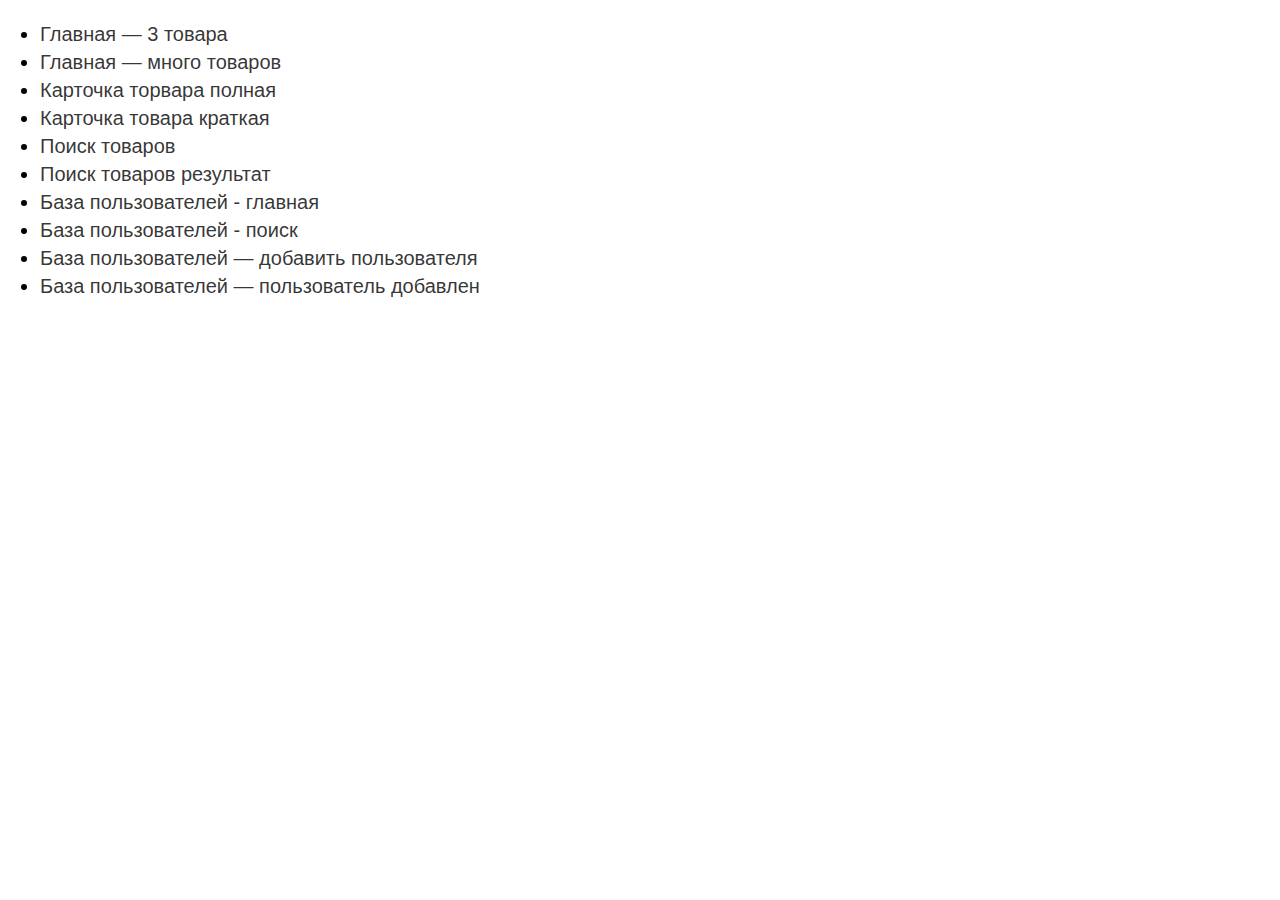
<file: index.html>
<!DOCTYPE html>
<html lang="ru">

<head>
  <meta charset="UTF-8">
  <meta name="viewport" content="width=device-width, initial-scale=1.0">
  <title>Навигация</title>
  <link href="css/styles.min.css" rel="stylesheet">
  <style>
    a {
      text-decoration: none;
      color: rgba(0, 0, 0, .8);
    }
  </style>
</head>

<body>
  <ul>
    <li><a href="main.html">Главная — 3 товара</a></li>
    <li><a href="main-all-items.html">Главная — много товаров</a></li>
    <li><a href="card_full.html">Карточка торвара полная</a></li>
    <li><a href="card_short.html">Карточка товара краткая</a></li>
    <li><a href="search_ause.html">Поиск товаров</a></li>
    <li><a href="search_init.html">Поиск товаров результат</a></li>
    <li><a href="bd_main.html">База пользователей - главная</a></li>
    <li><a href="bd_search.html">База пользователей - поиск</a></li>
    <li><a href="add_init.html">База пользователей — добавить пользователя</a></li>
    <li><a href="add_ready.html">База пользователей — пользователь добавлен</a></li>
  </ul>
</body>

</html>
</file>
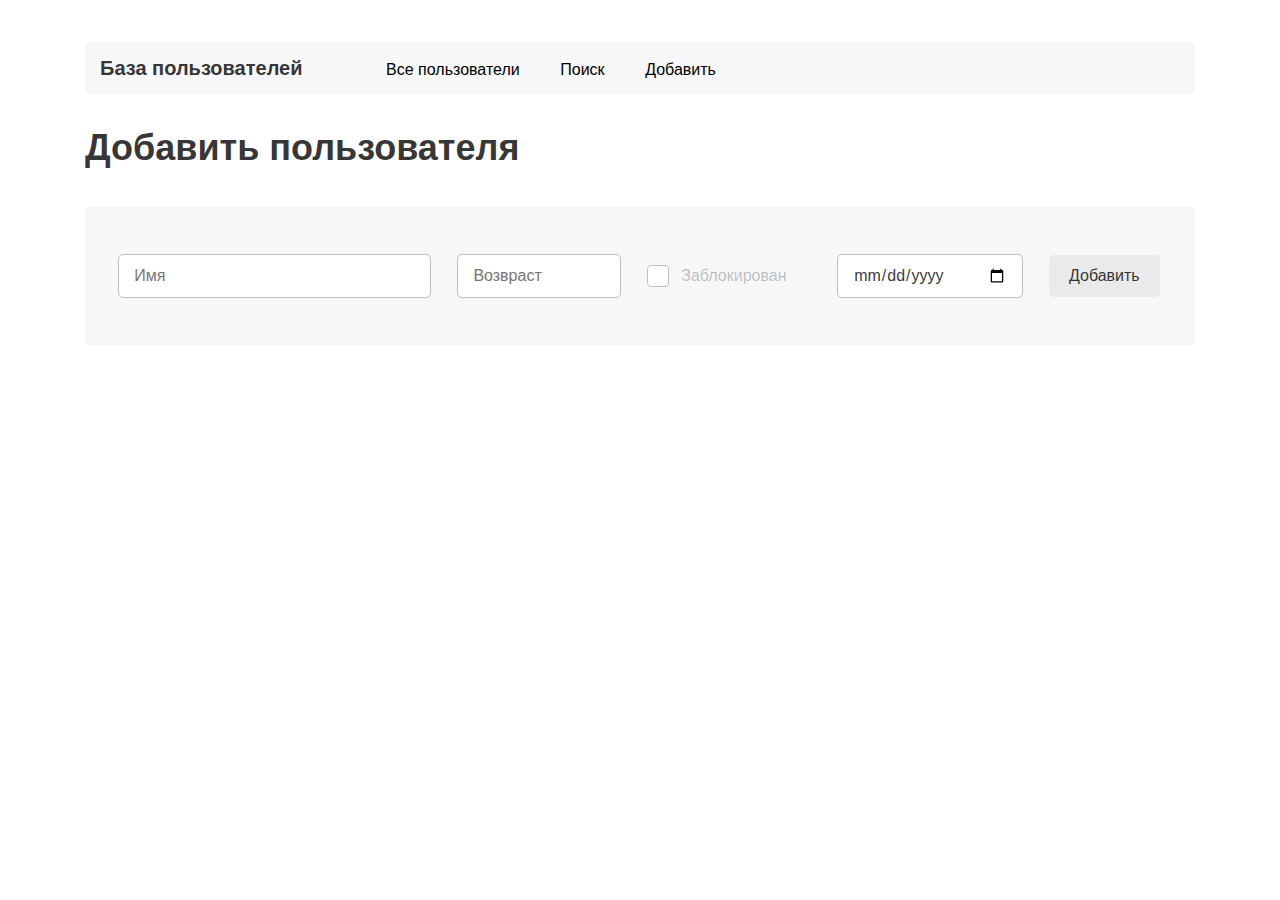
<file: add_init.html>
<!DOCTYPE html>
<html lang="ru">

<head>
  <meta charset="UTF-8">
  <meta name="viewport" content="width=device-width, initial-scale=1.0">
  <title>Добавить пользователя | База пользователей</title>
  <link href="css/styles.min.css" rel="stylesheet">
</head>

<body>
  <header class="container header">
    <div class="header__wrapper">
      <a href="/" class="header__logo-link">База пользователей</a>
      <nav class="header__nav">
        <ul class="header__menu">
          <li class="header__menu-item"><a href="bd_main.html" class="header__menu-link">Все пользователи</a></li>
          <li class="header__menu-item"><a href="bd_search.html" class="header__menu-link">Поиск</a></li>
          <li class="header__menu-item"><a href="add_init.html" class="header__menu-link">Добавить</a></li>
        </ul>
      </nav>
    </div>
  </header>
  <main class="container">
    <section class="add-user">
      <h1 class="add-user__title title">Добавить пользователя</h1>
      <form action="/" class="add-user__form">
        <div class="add-user__name-wrap">
           <input type="text" class="add-user__input input" placeholder="Имя">
        </div>
        <div class="add-user__age-wrap">
           <input type="text" class="add-user__input input" placeholder="Возвраст">
        </div>
        <div class="add-user__state-wrap">
          <input type="checkbox" class="add-user__checkbox checkbox" id="state">
          <label for="state" class="add-user__checkbox-label">Заблокирован</label>
        </div>
        <div class="add-user__date-wrap">
          <input type="date" class="add-user__input input" placeholder="Дата разблокировки">
        </div>
        <div class="add-user__btn-wrap">
          <button type="submit" class="add-user__btn">Добавить</button>
        </div>
      </form>
    </section>
  </main>
</body>

</html>
</file>
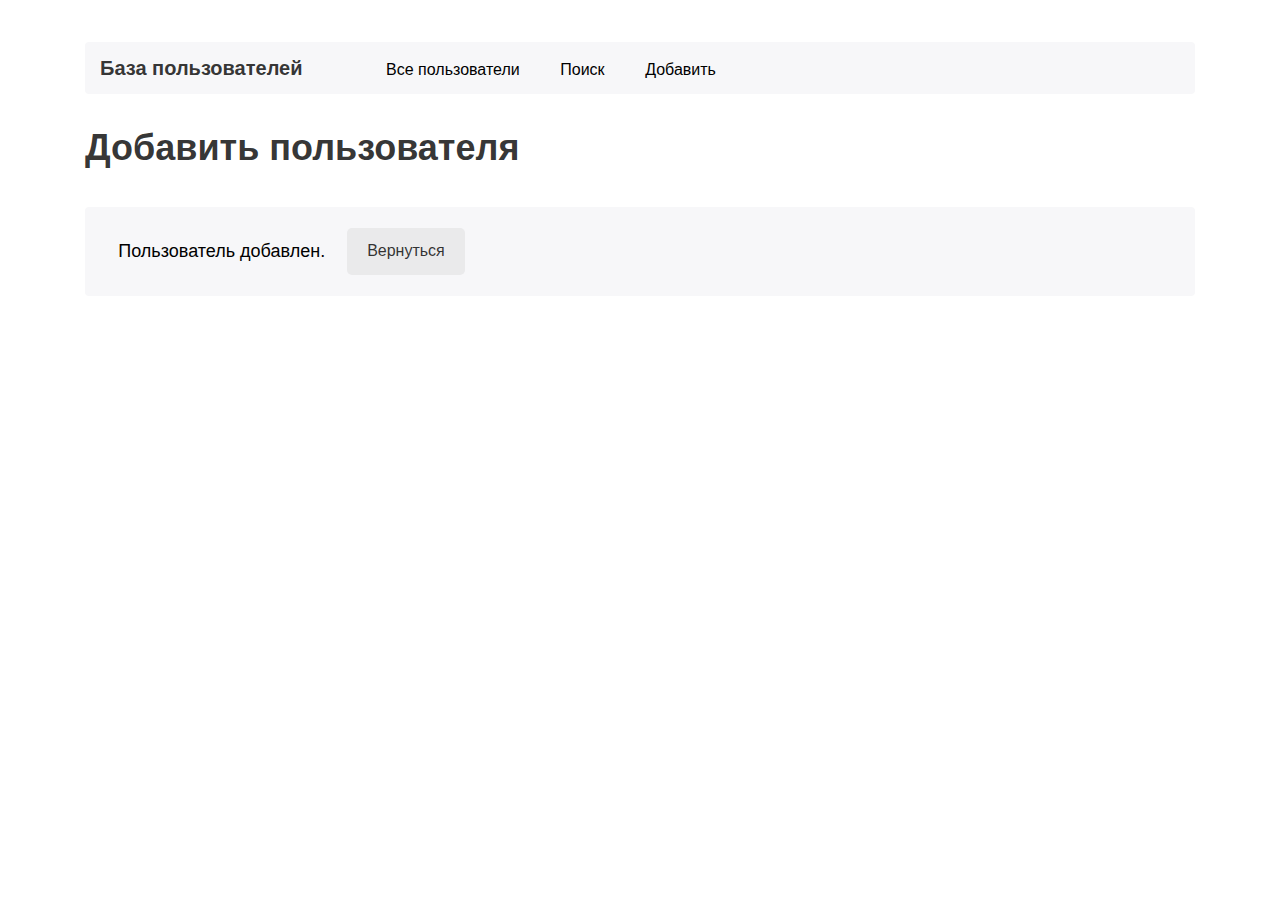
<file: add_ready.html>
<!DOCTYPE html>
<html lang="ru">

<head>
  <meta charset="UTF-8">
  <meta name="viewport" content="width=device-width, initial-scale=1.0">
  <title>Добавить пользователя | База пользователей</title>
  <link href="css/styles.min.css" rel="stylesheet">
</head>

<body>
  <header class="container header">
    <div class="header__wrapper">
      <a href="/" class="header__logo-link">База пользователей</a>
      <nav class="header__nav">
        <ul class="header__menu">
          <li class="header__menu-item"><a href="bd_main.html" class="header__menu-link">Все пользователи</a></li>
          <li class="header__menu-item"><a href="bd_search.html" class="header__menu-link">Поиск</a></li>
          <li class="header__menu-item"><a href="add_init.html" class="header__menu-link">Добавить</a></li>
        </ul>
      </nav>
    </div>
  </header>
  <main class="container">
    <section class="add-user">
      <h1 class="add-user__title title">Добавить пользователя</h1>
      <div class="add-user__result">
        <p class="add-user__result-text">Пользователь добавлен.</p>
        <a href="#" class="add-user__result-btn">Вернуться</a>
      </div>
    </section>
  </main>
</body>

</html>
</file>
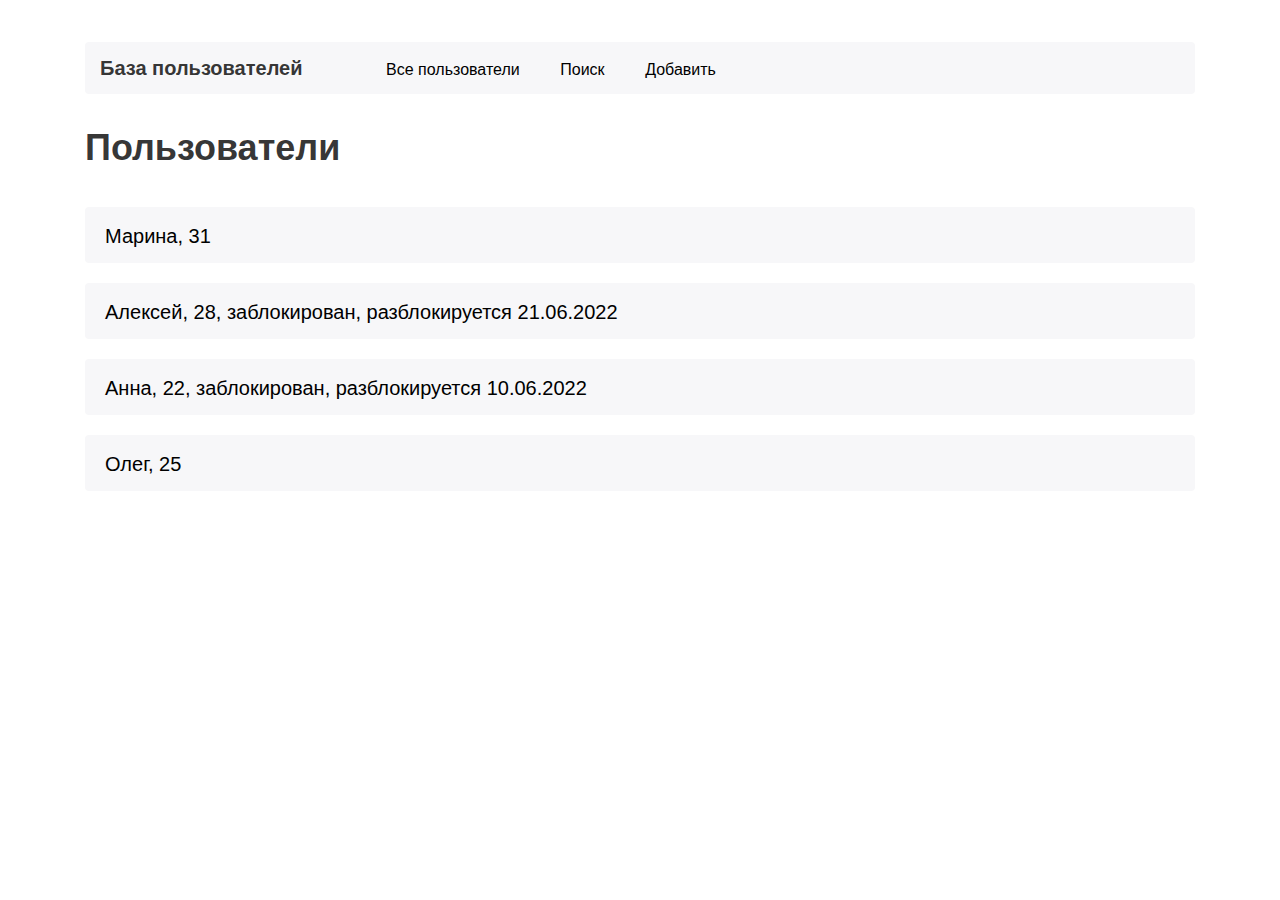
<file: bd_main.html>
<!DOCTYPE html>
<html lang="ru">

<head>
  <meta charset="UTF-8">
  <meta name="viewport" content="width=device-width, initial-scale=1.0">
  <title>База пользователей</title>
  <link href="css/styles.min.css" rel="stylesheet">
</head>

<body>
  <header class="container header">
    <div class="header__wrapper">
      <a href="/" class="header__logo-link">База пользователей</a>
      <nav class="header__nav">
        <ul class="header__menu">
          <li class="header__menu-item"><a href="bd_main.html" class="header__menu-link">Все пользователи</a></li>
          <li class="header__menu-item"><a href="bd_search.html" class="header__menu-link">Поиск</a></li>
          <li class="header__menu-item"><a href="add_init.html" class="header__menu-link">Добавить</a></li>
        </ul>
      </nav>
    </div>
  </header>
  <main class="container">
    <section class="users">
      <h1 class="users__title title">Пользователи</h1>
      <div class="users__item">Марина, 31</div>
      <div class="users__item">Алексей, 28, заблокирован, разблокируется 21.06.2022</div>
      <div class="users__item">Анна, 22, заблокирован, разблокируется 10.06.2022</div>
      <div class="users__item">Олег, 25</div>
    </section>
  </main>
</body>

</html>
</file>
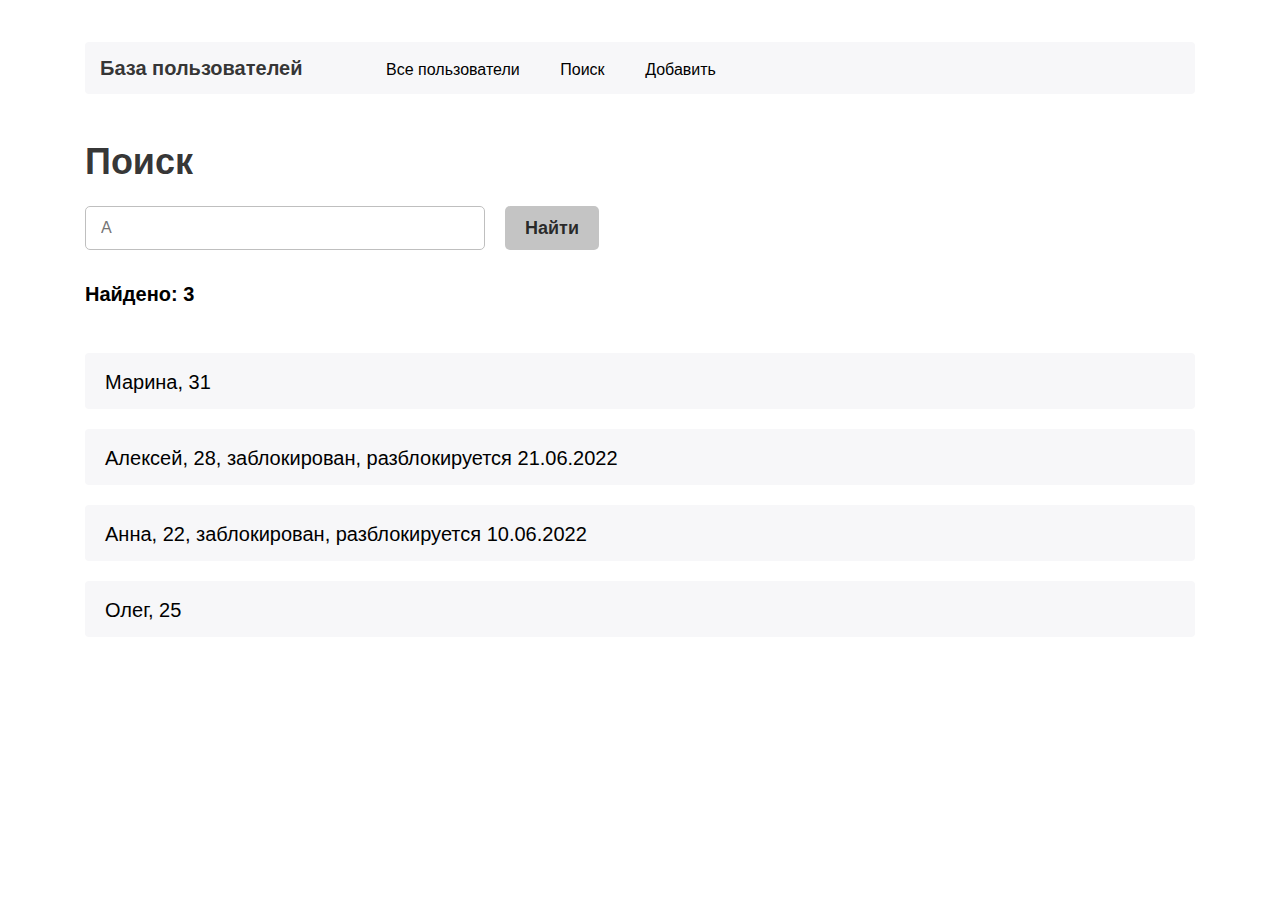
<file: bd_search.html>
<!DOCTYPE html>
<html lang="ru">

<head>
  <meta charset="UTF-8">
  <meta name="viewport" content="width=device-width, initial-scale=1.0">
  <title>Поиск | База пользователей</title>
  <link href="css/styles.min.css" rel="stylesheet">
</head>

<body>
  <header class="container header">
    <div class="header__wrapper">
      <a href="/" class="header__logo-link">База пользователей</a>
      <nav class="header__nav">
        <ul class="header__menu">
          <li class="header__menu-item"><a href="bd_main.html" class="header__menu-link">Все пользователи</a></li>
          <li class="header__menu-item"><a href="bd_search.html" class="header__menu-link">Поиск</a></li>
          <li class="header__menu-item"><a href="add_init.html" class="header__menu-link">Добавить</a></li>
        </ul>
      </nav>
    </div>
  </header>
  <main class="container">
    <section class="page-search">
      <h1 class="page-search__title title">Поиск</h1>
      <form action="/echo" class="page-search__form">
        <div class="page-search__input-wrap">
          <input type="search" class="page-search__input input" placeholder="А">
        </div>
        <button type="submit" class="page-search__btn">Найти</button>
      </form>
    </section>
    <section class="users">
      <p class="users__details">Найдено: 3</p>
      <div class="users__item">Марина, 31</div>
      <div class="users__item">Алексей, 28, заблокирован, разблокируется 21.06.2022</div>
      <div class="users__item">Анна, 22, заблокирован, разблокируется 10.06.2022</div>
      <div class="users__item">Олег, 25</div>
    </section>
  </main>
</body>

</html>
</file>
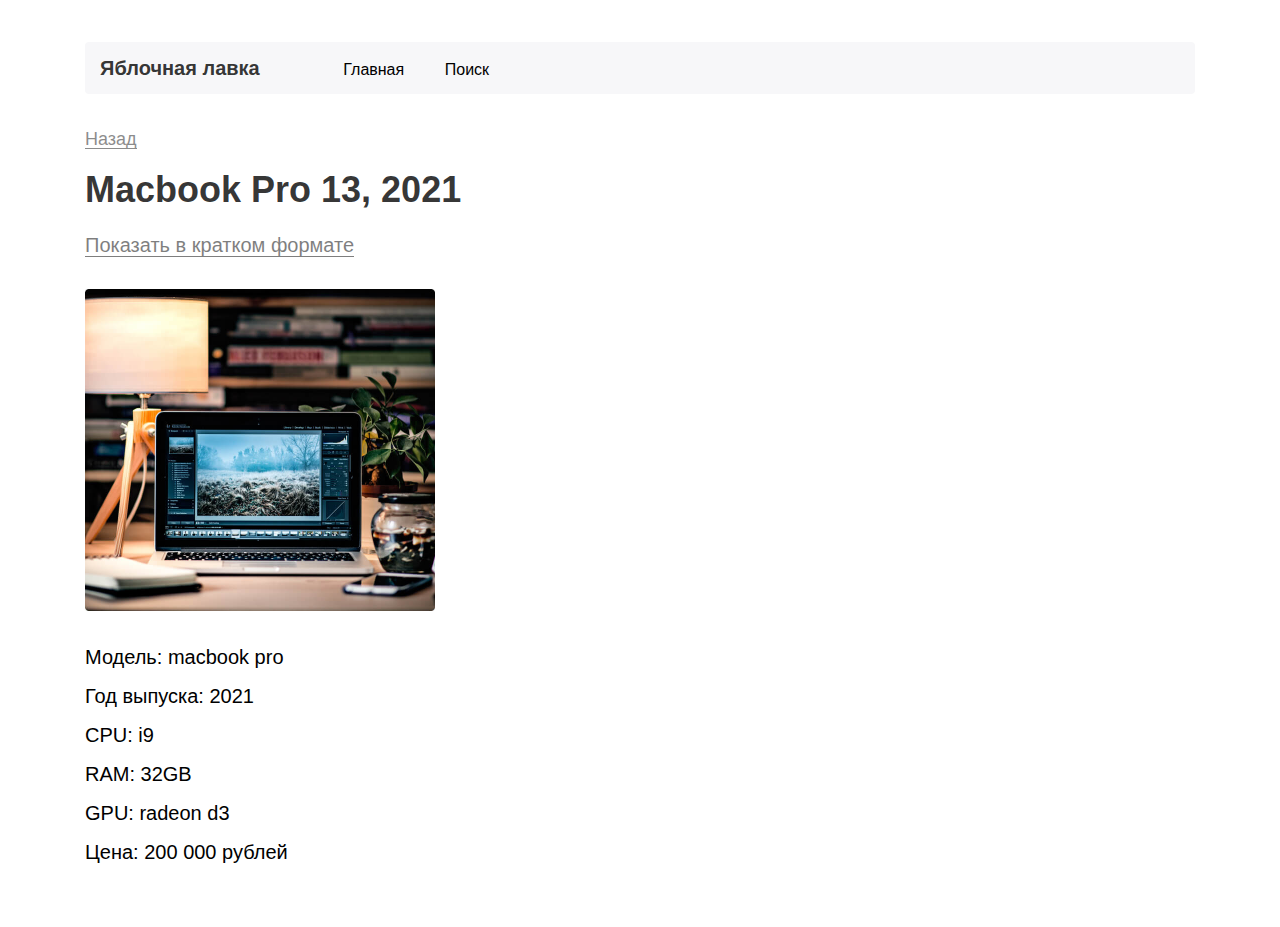
<file: card_full.html>
<!DOCTYPE html>
<html lang="ru">

<head>
  <meta charset="UTF-8">
  <meta name="viewport" content="width=device-width, initial-scale=1.0">
  <title>Полная карточка товара</title>
  <link href="css/styles.min.css" rel="stylesheet">
</head>

<body>
  <header class="container header">
    <div class="header__wrapper">
      <a href="/" class="header__logo-link">Яблочная лавка</a>
      <nav class="header__nav">
        <ul class="header__menu">
          <li class="header__menu-item"><a href="main.html" class="header__menu-link">Главная</a></li>
          <li class="header__menu-item"><a href="search_init.html" class="header__menu-link">Поиск</a></li>
        </ul>
      </nav>
    </div>
  </header>
  <main class="container">
    <a href="#" class="back-link">Назад</a>
    <section class="item-card">
      <h1 class="item-card__title title">Macbook Pro 13, 2021</h1>
      <a href="#" class="item-card__more">Показать в кратком формате</a>
      <div class="item-card__card">
        <div class="item-card__img-wrapper">
          <img src="img/item1.jpg" srcset="img/item1_2x.jpg" alt="" class="item-card__img" />
        </div>
        <p class="item-card__info">Модель: macbook pro</p>
        <p class="item-card__info">Год выпуска: 2021</p>
        <p class="item-card__info">CPU: i9 </p>
        <p class="item-card__info">RAM: 32GB</p>
        <p class="item-card__info">GPU: radeon d3</p>
        <p class="item-card__info">Цена: 200 000 рублей </p>
      </div>
    </section>
  </main>
</body>

</html>
</file>
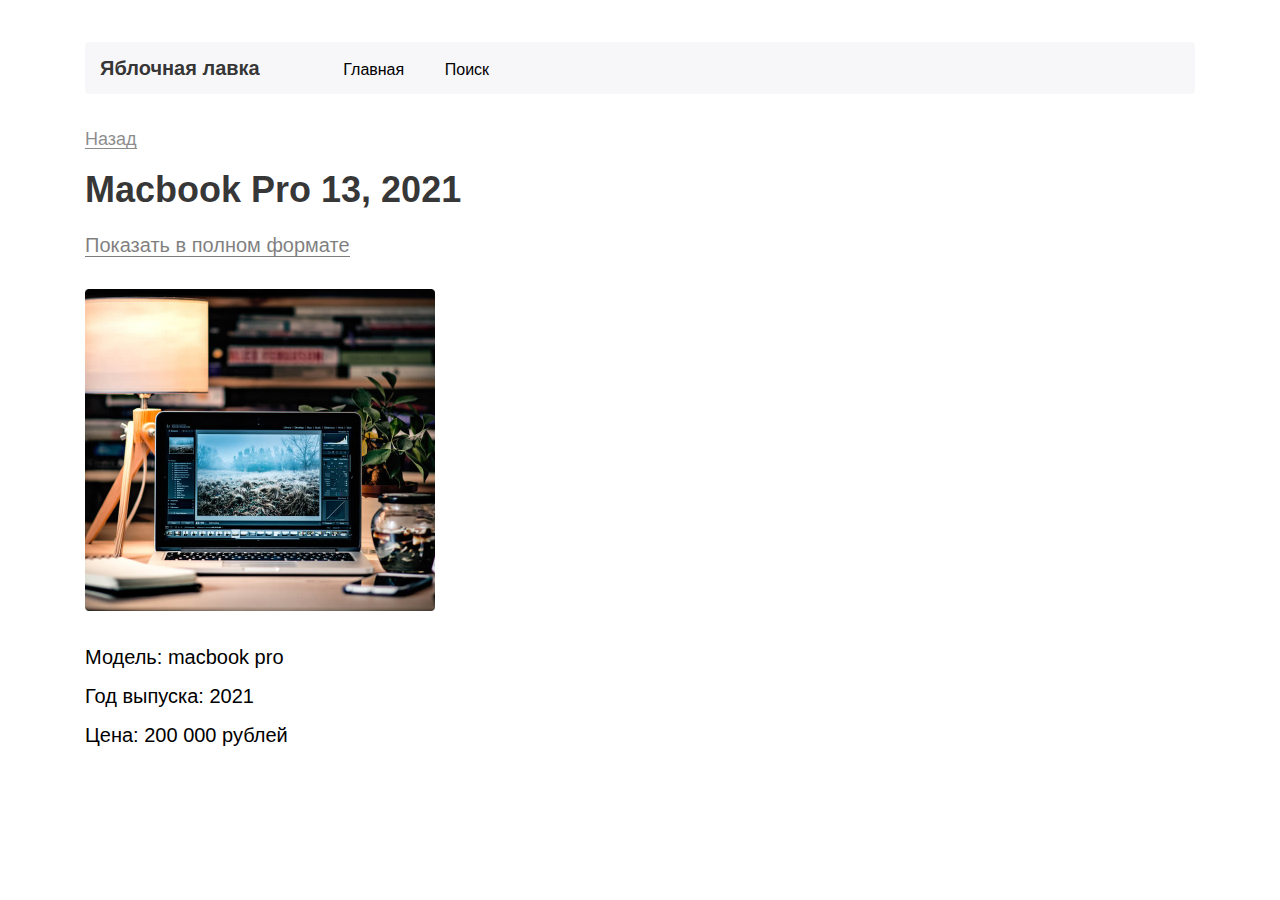
<file: card_short.html>
<!DOCTYPE html>
<html lang="ru">

<head>
  <meta charset="UTF-8">
  <meta name="viewport" content="width=device-width, initial-scale=1.0">
  <title>Карточка товара</title>
  <link href="css/styles.min.css" rel="stylesheet">
</head>

<body>
  <header class="container header">
    <div class="header__wrapper">
      <a href="/" class="header__logo-link">Яблочная лавка</a>
      <nav class="header__nav">
        <ul class="header__menu">
          <li class="header__menu-item"><a href="main.html" class="header__menu-link">Главная</a></li>
          <li class="header__menu-item"><a href="search_init.html" class="header__menu-link">Поиск</a></li>
        </ul>
      </nav>
    </div>
  </header>
  <main class="container">
    <a href="#" class="back-link">Назад</a>
    <section class="item-card">
      <h1 class="item-card__title title">Macbook Pro 13, 2021</h1>
      <a href="#" class="item-card__more">Показать в полном формате</a>
      <div class="item-card__card">
        <div class="item-card__img-wrapper">
          <img src="img/item1.jpg" srcset="img/item1_2x.jpg" alt="" class="item-card__img" />
        </div>
        <p class="item-card__info">Модель: macbook pro</p>
        <p class="item-card__info">Год выпуска: 2021</p>
        <p class="item-card__info">Цена: 200 000 рублей </p>
      </div>
    </section>
  </main>
</body>

</html>
</file>
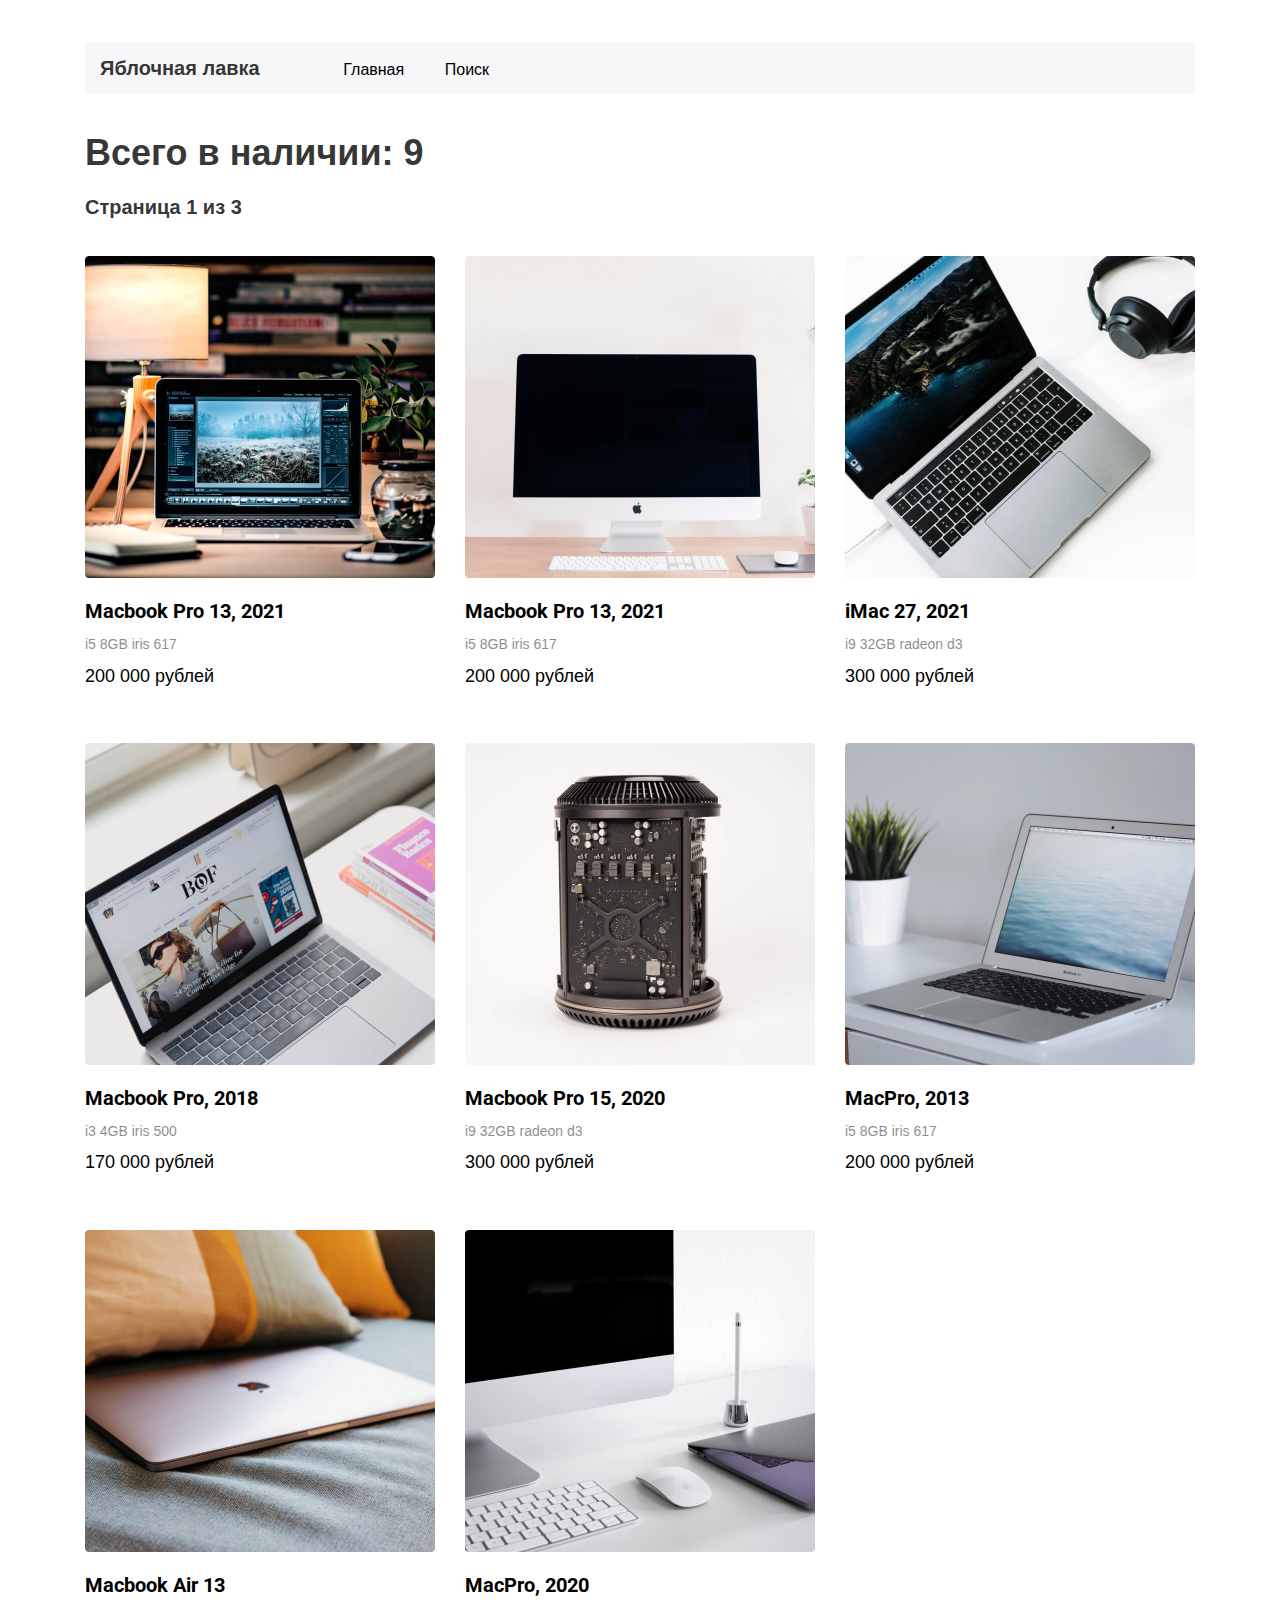
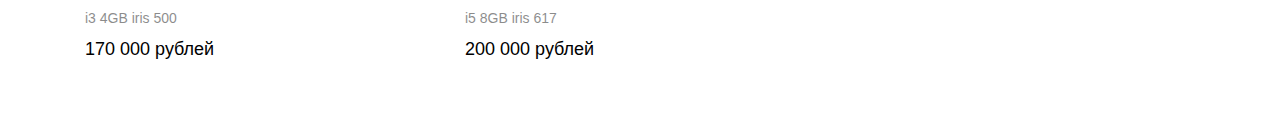
<file: main-all-items.html>
<!DOCTYPE html>
<html lang="ru">

<head>
  <meta charset="UTF-8">
  <meta name="viewport" content="width=device-width, initial-scale=1.0">
  <title>Главная 2</title>
  <link href="css/styles.min.css" rel="stylesheet">
</head>

<body>
  <header class="container header">
    <div class="header__wrapper">
      <a href="/" class="header__logo-link">Яблочная лавка</a>
      <nav class="header__nav">
        <ul class="header__menu">
          <li class="header__menu-item"><a href="main.html" class="header__menu-link">Главная</a></li>
          <li class="header__menu-item"><a href="search_init.html" class="header__menu-link">Поиск</a></li>
        </ul>
      </nav>
    </div>
  </header>
  <main class="container">
    <section class="items">
      <h1 class="items__title title">Всего в наличии: 9</h1>
      <p class="items__deteils">Страница 1 из 3</p>
      <div class="items__wrapper">
        <div class="items__item item">
          <a href="#" class="item__wrapper">
            <div class="item__img-wrapper">
              <img src="img/item1.jpg" srcset="img/item1_2x.jpg" alt="" class="item__img" />
            </div>
            <p class="item__title">Macbook Pro 13, 2021</p>
            <p class="item__descr">i5 8GB iris 617</p>
            <p class="item__price">200 000 рублей</p>
          </a>
        </div>
        <div class="items__item item">
          <a href="#" class="item__wrapper">
            <div class="item__img-wrapper">
              <img src="img/item2.jpg" srcset="img/item2_2x.jpg" alt="" class="item__img" />
            </div>
            <p class="item__title">Macbook Pro 13, 2021</p>
            <p class="item__descr">i5 8GB iris 617</p>
            <p class="item__price">200 000 рублей</p>
          </a>
        </div>
        <div class="items__item item">
          <a href="#" class="item__wrapper">
            <div class="item__img-wrapper">
              <img src="img/item3.jpg" srcset="img/item3_2x.jpg" alt="" class="item__img" />
            </div>
            <p class="item__title">iMac 27, 2021</p>
            <p class="item__descr">i9 32GB radeon d3</p>
            <p class="item__price">300 000 рублей</p>
          </a>
        </div>
        <div class="items__item item">
          <a href="#" class="item__wrapper">
            <div class="item__img-wrapper">
              <img src="img/item4.jpg" srcset="img/item4_2x.jpg" alt="" class="item__img" />
            </div>
            <p class="item__title">Macbook Pro, 2018</p>
            <p class="item__descr">i3 4GB iris 500</p>
            <p class="item__price">170 000 рублей</p>
          </a>
        </div>
        <div class="items__item item">
          <a href="#" class="item__wrapper">
            <div class="item__img-wrapper">
              <img src="img/item5.jpg" srcset="img/item5_2x.jpg" alt="" class="item__img" />
            </div>
            <p class="item__title">Macbook Pro 15, 2020</p>
            <p class="item__descr">i9 32GB radeon d3</p>
            <p class="item__price">300 000 рублей</p>
          </a>
        </div>
        <div class="items__item item">
          <a href="#" class="item__wrapper">
            <div class="item__img-wrapper">
              <img src="img/item6.jpg" srcset="img/item6_2x.jpg" alt="" class="item__img" />
            </div>
            <p class="item__title">MacPro, 2013</p>
            <p class="item__descr">i5 8GB iris 617</p>
            <p class="item__price">200 000 рублей</p>
          </a>
        </div>
        <div class="items__item item">
          <a href="#" class="item__wrapper">
            <div class="item__img-wrapper">
              <img src="img/item7.jpg" srcset="img/item7_2x.jpg" alt="" class="item__img" />
            </div>
            <p class="item__title">Macbook Air 13</p>
            <p class="item__descr">i3 4GB iris 500</p>
            <p class="item__price">170 000 рублей</p>
          </a>
        </div>
        <div class="items__item item">
          <a href="#" class="item__wrapper">
            <div class="item__img-wrapper">
              <img src="img/item8.jpg" srcset="img/item8_2x.jpg" alt="" class="item__img" />
            </div>
            <p class="item__title">MacPro, 2020</p>
            <p class="item__descr">i5 8GB iris 617</p>
            <p class="item__price">200 000 рублей</p>
          </a>
        </div>
      </div>
    </section>
  </main>
</body>

</html>
</file>
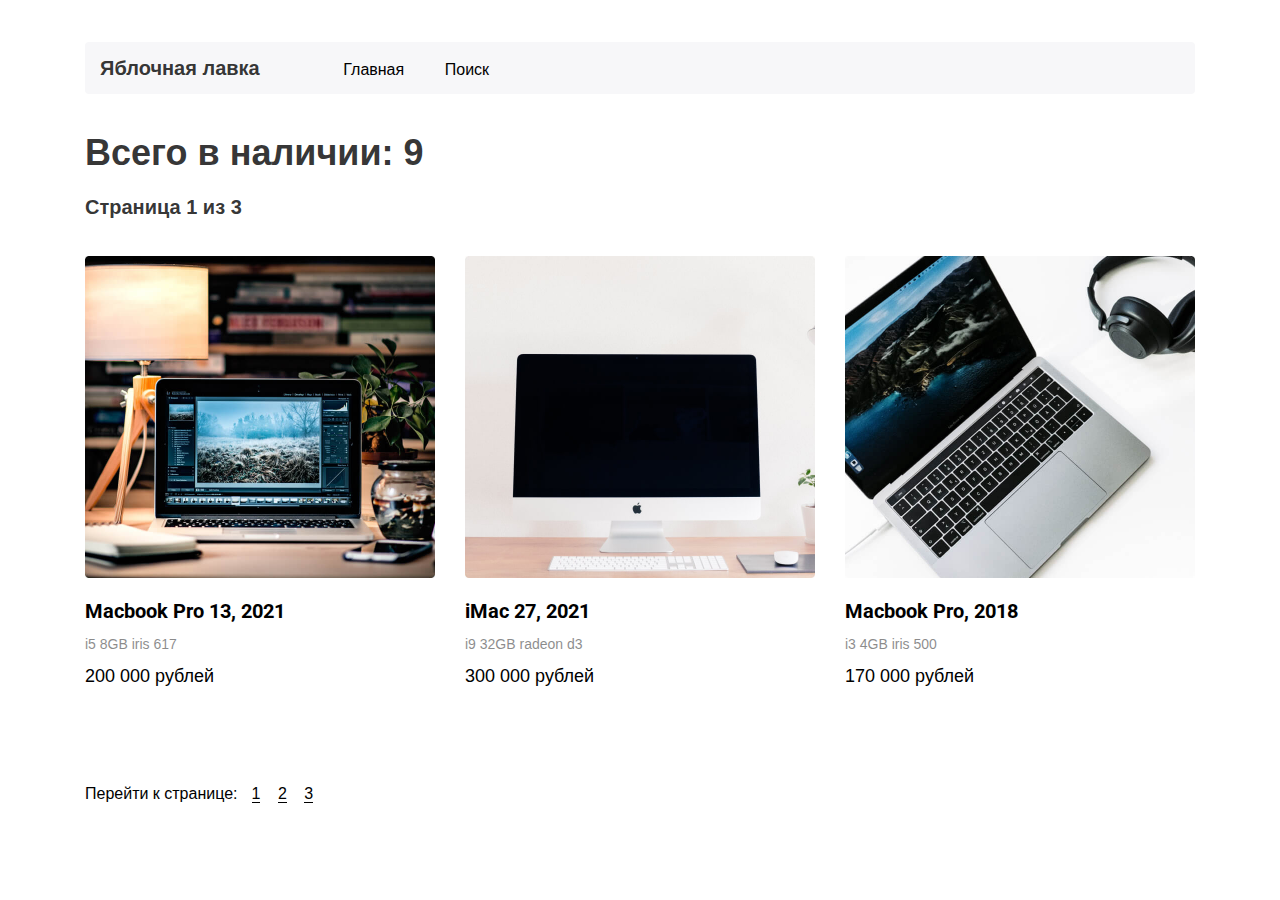
<file: main.html>
<!DOCTYPE html>
<html lang="ru">

<head>
  <meta charset="UTF-8">
  <meta name="viewport" content="width=device-width, initial-scale=1.0">
  <title>Главная</title>
  <link href="css/styles.min.css" rel="stylesheet">
</head>

<body>
  <header class="container header">
    <div class="header__wrapper">
      <a href="/" class="header__logo-link">Яблочная лавка</a>
      <nav class="header__nav">
        <ul class="header__menu">
          <li class="header__menu-item"><a href="#" class="header__menu-link">Главная</a></li>
          <li class="header__menu-item"><a href="#" class="header__menu-link">Поиск</a></li>
        </ul>
      </nav>
    </div>
  </header>
  <main class="container">
    <section class="items">
      <h1 class="items__title title">Всего в наличии: 9</h1>
      <p class="items__deteils">Страница 1 из 3</p>
      <div class="items__wrapper">
        <div class="items__item item">
          <a href="#" class="item__wrapper">
            <div class="item__img-wrapper">
              <img src="img/item1.jpg" srcset="img/item1_2x.jpg" alt="" class="item__img" />
            </div>
            <p class="item__title">Macbook Pro 13, 2021</p>
            <p class="item__descr">i5 8GB iris 617</p>
            <p class="item__price">200 000 рублей</p>
          </a>
        </div>
        <div class="items__item item">
          <a href="#" class="item__wrapper">
            <div class="item__img-wrapper">
              <img src="img/item2.jpg" srcset="img/item2_2x.jpg" alt="" class="item__img" />
            </div>
            <p class="item__title">iMac 27, 2021</p>
            <p class="item__descr">i9  32GB  radeon d3 </p>
            <p class="item__price">300 000 рублей</p>
          </a>
        </div>
        <div class="items__item item">
          <a href="#" class="item__wrapper">
            <div class="item__img-wrapper">
              <img src="img/item3.jpg" srcset="img/item3_2x.jpg" alt="" class="item__img" />
            </div>
            <p class="item__title">Macbook Pro, 2018</p>
            <p class="item__descr">i3 4GB  iris 500</p>
            <p class="item__price">170 000 рублей</p>
          </a>
        </div>
      </div>
      <div class="items__bottom">
        <p class="items__pages-text">Перейти к странице:</p>
        <ul class="items__pages">
          <li class="items__pages-item"><a href="#" class="items__pages-link">1</a></li>
          <li class="items__pages-item"><a href="#" class="items__pages-link">2</a></li>
          <li class="items__pages-item"><a href="#" class="items__pages-link">3</a></li>
        </ul>
      </div>
    </section>
  </main>
</body>

</html>
</file>
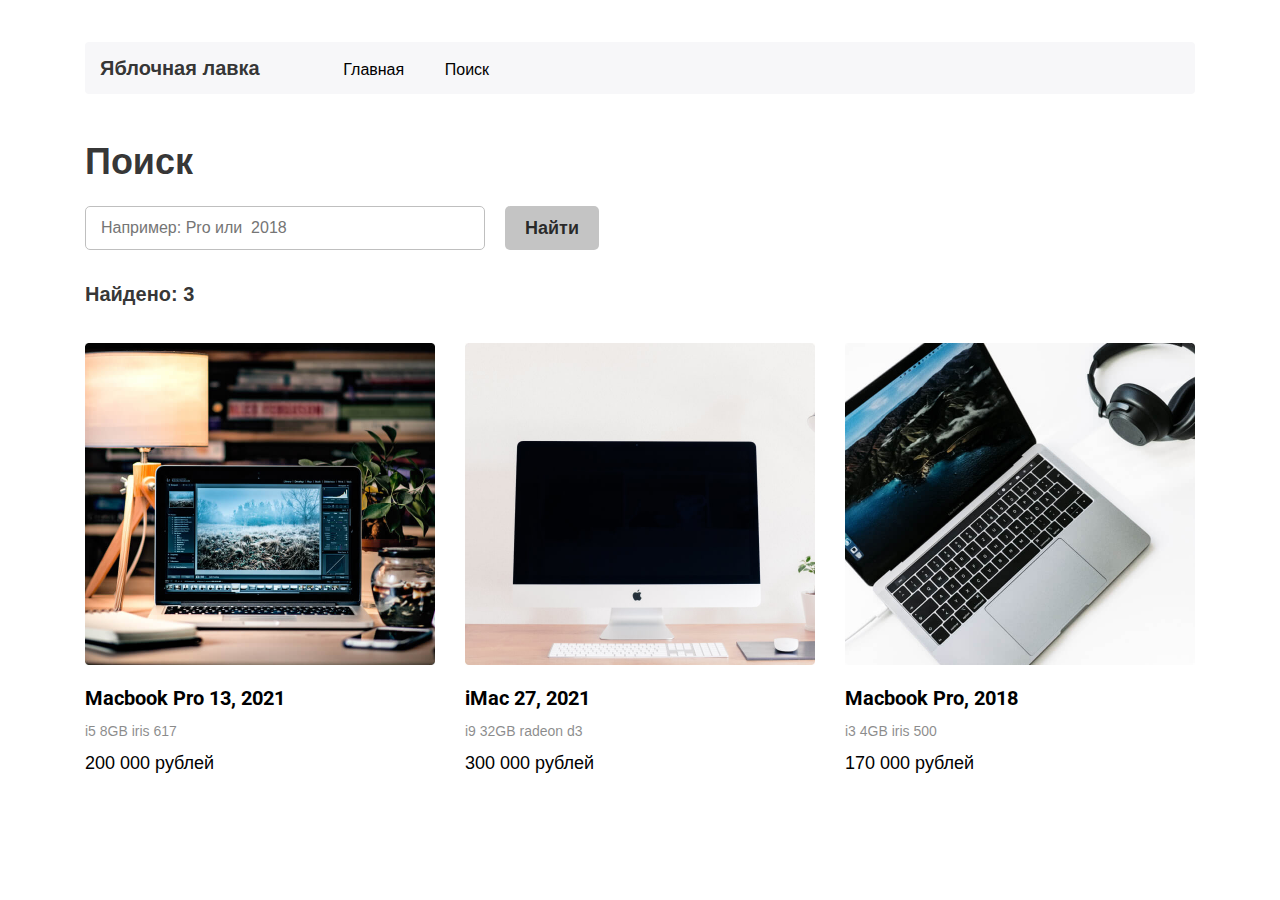
<file: search_ause.html>
<!DOCTYPE html>
<html lang="ru">

<head>
  <meta charset="UTF-8">
  <meta name="viewport" content="width=device-width, initial-scale=1.0">
  <title>Поиск — результаты</title>
  <link href="css/styles.min.css" rel="stylesheet">
</head>

<body>
  <header class="container header">
    <div class="header__wrapper">
      <a href="/" class="header__logo-link">Яблочная лавка</a>
      <nav class="header__nav">
        <ul class="header__menu">
          <li class="header__menu-item"><a href="main.html" class="header__menu-link">Главная</a></li>
          <li class="header__menu-item"><a href="search_init.html" class="header__menu-link">Поиск</a></li>
        </ul>
      </nav>
    </div>
  </header>
  <main class="container">
    <section class="page-search">
      <h1 class="page-search__title title">Поиск</h1>
      <form action="/echo" class="page-search__form">
        <div class="page-search__input-wrap">
          <input type="search" class="page-search__input input" placeholder="Например: Pro или  2018">
        </div>
        <button type="submit" class="page-search__btn">Найти</button>
      </form>
    </section>
    <section class="items">
      <p class="items__deteils">Найдено: 3</p>
      <div class="items__wrapper">
        <div class="items__item item">
          <a href="#" class="item__wrapper">
            <div class="item__img-wrapper">
              <img src="img/item1.jpg" srcset="img/item1_2x.jpg" alt="" class="item__img" />
            </div>
            <p class="item__title">Macbook Pro 13, 2021</p>
            <p class="item__descr">i5 8GB iris 617</p>
            <p class="item__price">200 000 рублей</p>
          </a>
        </div>
        <div class="items__item item">
          <a href="#" class="item__wrapper">
            <div class="item__img-wrapper">
              <img src="img/item2.jpg" srcset="img/item2_2x.jpg" alt="" class="item__img" />
            </div>
            <p class="item__title">iMac 27, 2021</p>
            <p class="item__descr">i9  32GB  radeon d3 </p>
            <p class="item__price">300 000 рублей</p>
          </a>
        </div>
        <div class="items__item item">
          <a href="#" class="item__wrapper">
            <div class="item__img-wrapper">
              <img src="img/item3.jpg" srcset="img/item3_2x.jpg" alt="" class="item__img" />
            </div>
            <p class="item__title">Macbook Pro, 2018</p>
            <p class="item__descr">i3 4GB  iris 500</p>
            <p class="item__price">170 000 рублей</p>
          </a>
        </div>
      </div>
    </section>
  </main>
</body>

</html>
</file>
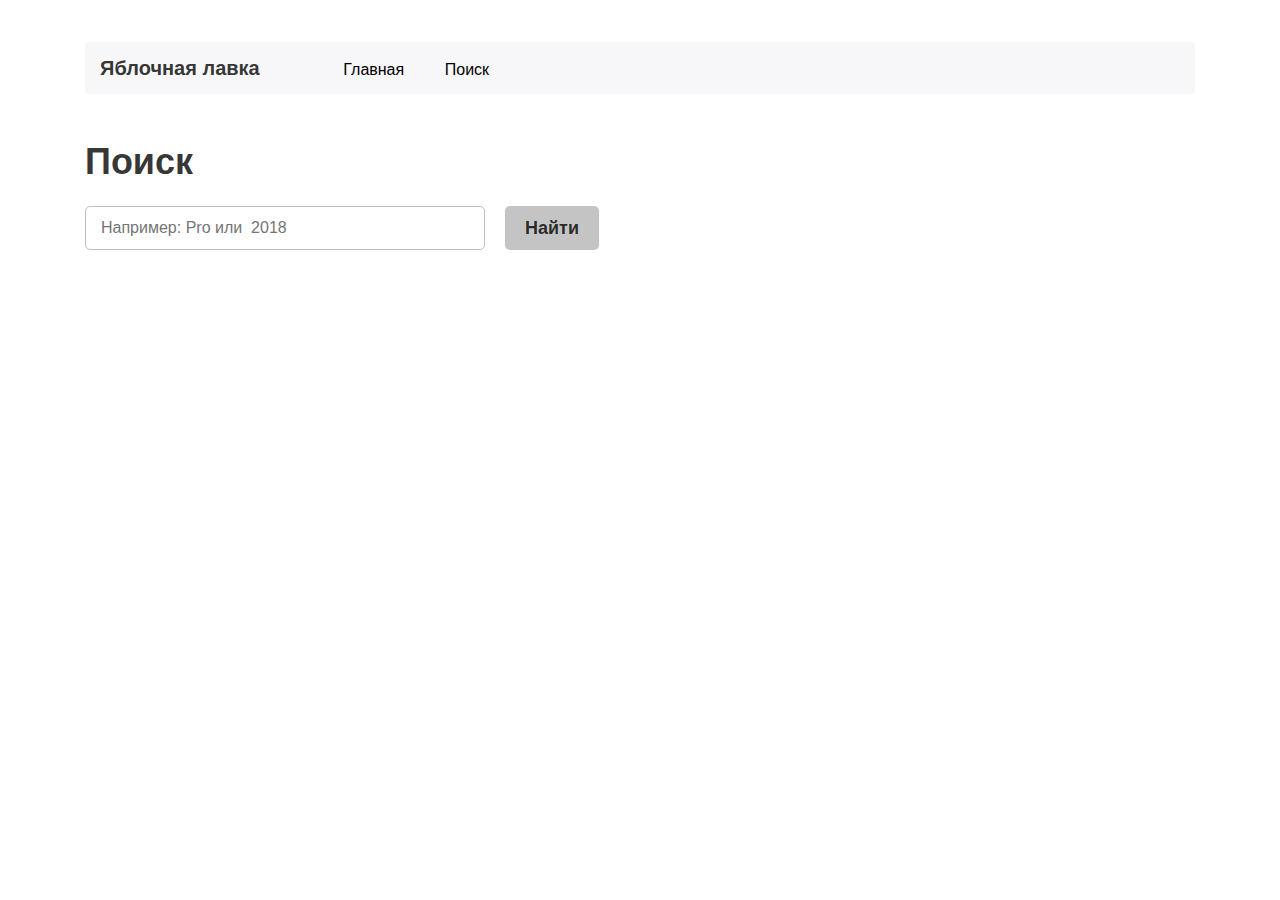
<file: search_init.html>
<!DOCTYPE html>
<html lang="ru">

<head>
  <meta charset="UTF-8">
  <meta name="viewport" content="width=device-width, initial-scale=1.0">
  <title>Поиск</title>
  <link href="css/styles.min.css" rel="stylesheet">
</head>

<body>
  <header class="container header">
    <div class="header__wrapper">
      <a href="/" class="header__logo-link">Яблочная лавка</a>
      <nav class="header__nav">
        <ul class="header__menu">
          <li class="header__menu-item"><a href="main.html" class="header__menu-link">Главная</a></li>
          <li class="header__menu-item"><a href="search_init.html" class="header__menu-link">Поиск</a></li>
        </ul>
      </nav>
    </div>
  </header>
  <main class="container">
    <section class="page-search">
      <h1 class="page-search__title title">Поиск</h1>
      <form action="/echo" class="page-search__form">
        <div class="page-search__input-wrap">
          <input type="search" class="page-search__input input" placeholder="Например: Pro или  2018">
        </div>
        <button type="submit" class="page-search__btn">Найти</button>
      </form>
    </section>
  </main>
</body>

</html>
</file>
<file: css/styles.min.css>
/*! normalize.css v8.0.1 | MIT License | github.com/necolas/normalize.css */@import url("https://fonts.googleapis.com/css2?family=Roboto:wght@300;400;500;700;900&display=swap");html{line-height:1.15;-webkit-text-size-adjust:100%}body{margin:0}main{display:block}h1{font-size:2em;margin:0.67em 0}hr{box-sizing:content-box;height:0;overflow:visible}pre{font-family:monospace, monospace;font-size:1em}a{background-color:transparent}abbr[title]{border-bottom:none;text-decoration:underline;text-decoration:underline dotted}b,strong{font-weight:bolder}code,kbd,samp{font-family:monospace, monospace;font-size:1em}small{font-size:80%}sub,sup{font-size:75%;line-height:0;position:relative;vertical-align:baseline}sub{bottom:-0.25em}sup{top:-0.5em}img{border-style:none}button,input,optgroup,select,textarea{font-family:inherit;font-size:100%;line-height:1.15;margin:0}button,input{overflow:visible}button,select{text-transform:none}button,[type="button"],[type="reset"],[type="submit"]{-webkit-appearance:button}button::-moz-focus-inner,[type="button"]::-moz-focus-inner,[type="reset"]::-moz-focus-inner,[type="submit"]::-moz-focus-inner{border-style:none;padding:0}button:-moz-focusring,[type="button"]:-moz-focusring,[type="reset"]:-moz-focusring,[type="submit"]:-moz-focusring{outline:1px dotted ButtonText}fieldset{padding:0.35em 0.75em 0.625em}legend{box-sizing:border-box;color:inherit;display:table;max-width:100%;padding:0;white-space:normal}progress{vertical-align:baseline}textarea{overflow:auto}[type="checkbox"],[type="radio"]{box-sizing:border-box;padding:0}[type="number"]::-webkit-inner-spin-button,[type="number"]::-webkit-outer-spin-button{height:auto}[type="search"]{-webkit-appearance:textfield;outline-offset:-2px}[type="search"]::-webkit-search-decoration{-webkit-appearance:none}::-webkit-file-upload-button{-webkit-appearance:button;font:inherit}details{display:block}summary{display:list-item}template{display:none}[hidden]{display:none}body{font-family:'Arial', sans-sefir;font-size:20px;font-weight:400;line-height:1.4;color:#000;background:#fff}a{cursor:pointer}p{margin:0;padding:0}img{height:auto}input,button,textarea{font-family:'Arial', serif}.container{padding-left:25px;padding-right:25px;margin:0 auto}@media (max-width: 767px){.container{max-width:400px;padding-right:15px;padding-left:15px}}@media (min-width: 768px) and (max-width: 960px){.container{max-width:768px;padding-right:20px;padding-left:20px}}@media (min-width: 1200px){.container{max-width:1110px}}.input{display:block;width:100%;box-sizing:border-box;padding:12px 15px;font-size:16px;color:rgba(0,0,0,0.25);background:#fff;border:1px solid #BFBFBF;border-radius:5px}.back-link{margin-top:36px;display:inline-block;font-size:18px;line-height:1;color:#000;text-decoration:none;border-bottom:1px solid #000;opacity:0.45;-webkit-transition:all 0.3s linear;transition:all 0.3s linear}.back-link:hover{border-color:transparent}.title{margin:0;font-size:36px;font-weight:bold;color:rgba(0,0,0,0.8)}.header{padding-top:42px}.header__wrapper{display:-webkit-box;display:-webkit-flex;display:-ms-flexbox;display:flex;-webkit-box-align:baseline;-webkit-align-items:baseline;-ms-flex-align:baseline;align-items:baseline;padding:12px 15px;background:#F7F7F9;border-radius:4px}.header__logo-link{font-weight:bold;color:rgba(0,0,0,0.8);text-decoration:none}.header__nav{padding-left:4.5%}.header__menu{margin:0;padding:0;list-style:none}.header__menu-item{display:inline-block;padding-left:35px}.header__menu-link{font-size:16px;color:#000;text-decoration:none;-webkit-transition:all 0.3s linear;transition:all 0.3s linear;border-bottom:1px solid transparent}.header__menu-link:hover{border-color:rgba(0,0,0,0.8)}.items__title{padding:.95em 0 .4em}.items__deteils{color:rgba(0,0,0,0.8);font-weight:bold}.items__wrapper{display:-webkit-box;display:-webkit-flex;display:-ms-flexbox;display:flex;-webkit-flex-wrap:wrap;-ms-flex-wrap:wrap;flex-wrap:wrap;padding-top:35px;margin:0 -15px}.items__item{width:calc(100%/3);box-sizing:border-box;padding-left:15px;padding-right:15px}.items__bottom{display:-webkit-box;display:-webkit-flex;display:-ms-flexbox;display:flex;padding-top:40px;padding-bottom:60px;font-size:16px}.items__pages-text{padding-right:14px}.items__pages{margin:0;padding:0;list-style:none}.items__pages-item{display:inline-block;padding-right:13px}.items__pages-link{color:#000;text-decoration:none;border-bottom:1px solid #000;-webkit-transition:all 0.3s linear;transition:all 0.3s linear}.items__pages-link:hover{border-color:transparent}.item{padding-bottom:54px}.item__wrapper{color:#000;text-decoration:none;-webkit-transition:all 0.3s linear;transition:all 0.3s linear}.item__img-wrapper{border-radius:4px}.item__img{max-width:100%;-webkit-transition:all 0.3s linear;transition:all 0.3s linear}.item__wrapper:hover .item__img{opacity:0.6}.item__title{padding:12px 0 10px;font-family:'Roboto', sans-serif;font-weight:bold}.item__wrapper:hover .item__title{opacity:0.75}.item__descr{padding-bottom:9px;font-size:14px;opacity:0.45}.item__price{font-size:18px}.item__wrapper:hover .item__price{opacity:0.75}.item-card{padding-bottom:50px}.item-card__title{padding:.35em 0 .45em}.item-card__more{color:#000;text-decoration:none;border-bottom:1px solid #000;-webkit-transition:all 0.3s linear;transition:all 0.3s linear;opacity:.5}.item-card__more:hover{border-color:transparent}.item-card__card{padding-top:30px}.item-card__img-wrapper{width:350px;padding-bottom:25px}.item-card__img{max-width:100%}.item-card__info{margin:0;padding-bottom:11px}.page-search__title{padding:1.2em 0 .5em}.page-search__form{display:-webkit-box;display:-webkit-flex;display:-ms-flexbox;display:flex;padding-bottom:30px}.page-search__input-wrap{width:400px;padding-right:20px}.page-search__btn{padding:12px 20px;font-size:18px;font-weight:bold;color:rgba(0,0,0,0.8);background:#C4C4C4;border-radius:5px;border:0;outline:none}.users__title{padding:.8em 0 .95em}.users__details{margin:0;padding:0 0 45px;font-weight:bold}.users__item{margin-bottom:20px;box-sizing:border-box;padding:15px 20px 13px;background:#F7F7F9;border-radius:4px}.add-user__title{padding:.8em 0 .95em}.add-user__form,.add-user__result{display:-webkit-box;display:-webkit-flex;display:-ms-flexbox;display:flex;-webkit-box-align:center;-webkit-align-items:center;-ms-flex-align:center;align-items:center;padding:4.2% 3%;box-sizing:border-box;background:#F7F7F9;border-radius:4px}.add-user__input,.add-user__checkbox,.add-user__checkbox-label{font-size:16px;color:rgba(0,0,0,0.8)}.add-user__input{height:44px}.add-user__name-wrap{width:32.5%;padding-right:2.5%;box-sizing:border-box}.add-user__age-wrap{width:18.2%;padding-right:2.5%;box-sizing:border-box}.add-user__state-wrap{position:relative;width:18.2%;padding-right:2.5%;box-sizing:border-box}.add-user__checkbox{display:none}.add-user__checkbox-label{display:block;padding-left:34px;color:rgba(0,0,0,0.25);cursor:pointer}.add-user__checkbox-label::before{position:absolute;box-sizing:border-box;left:0;top:0px;width:22px;height:22px;background:#fff;border:1px solid #BFBFBF;border-radius:4px;content:''}.add-user__checkbox:checked+.add-user__checkbox-label{color:rgba(0,0,0,0.8)}.add-user__checkbox:checked+.add-user__checkbox-label::before{background:#fff url("../img/approved.svg") 50% 50% no-repeat;background-size:13px auto}.add-user__date-wrap{width:17.8%;padding-right:2.5%}.add-user__btn,.add-user__result-btn{padding:12px 20px;font-size:16px;font-weight:400;color:rgba(0,0,0,0.8);background:rgba(196,196,196,0.25);border-radius:5px;border:0;outline:none;text-decoration:none}.add-user__result{padding:1.9% 3%;font-size:18px}.add-user__result-text{padding-right:22px}

/*# sourceMappingURL=styles.min.css.map */
</file>
